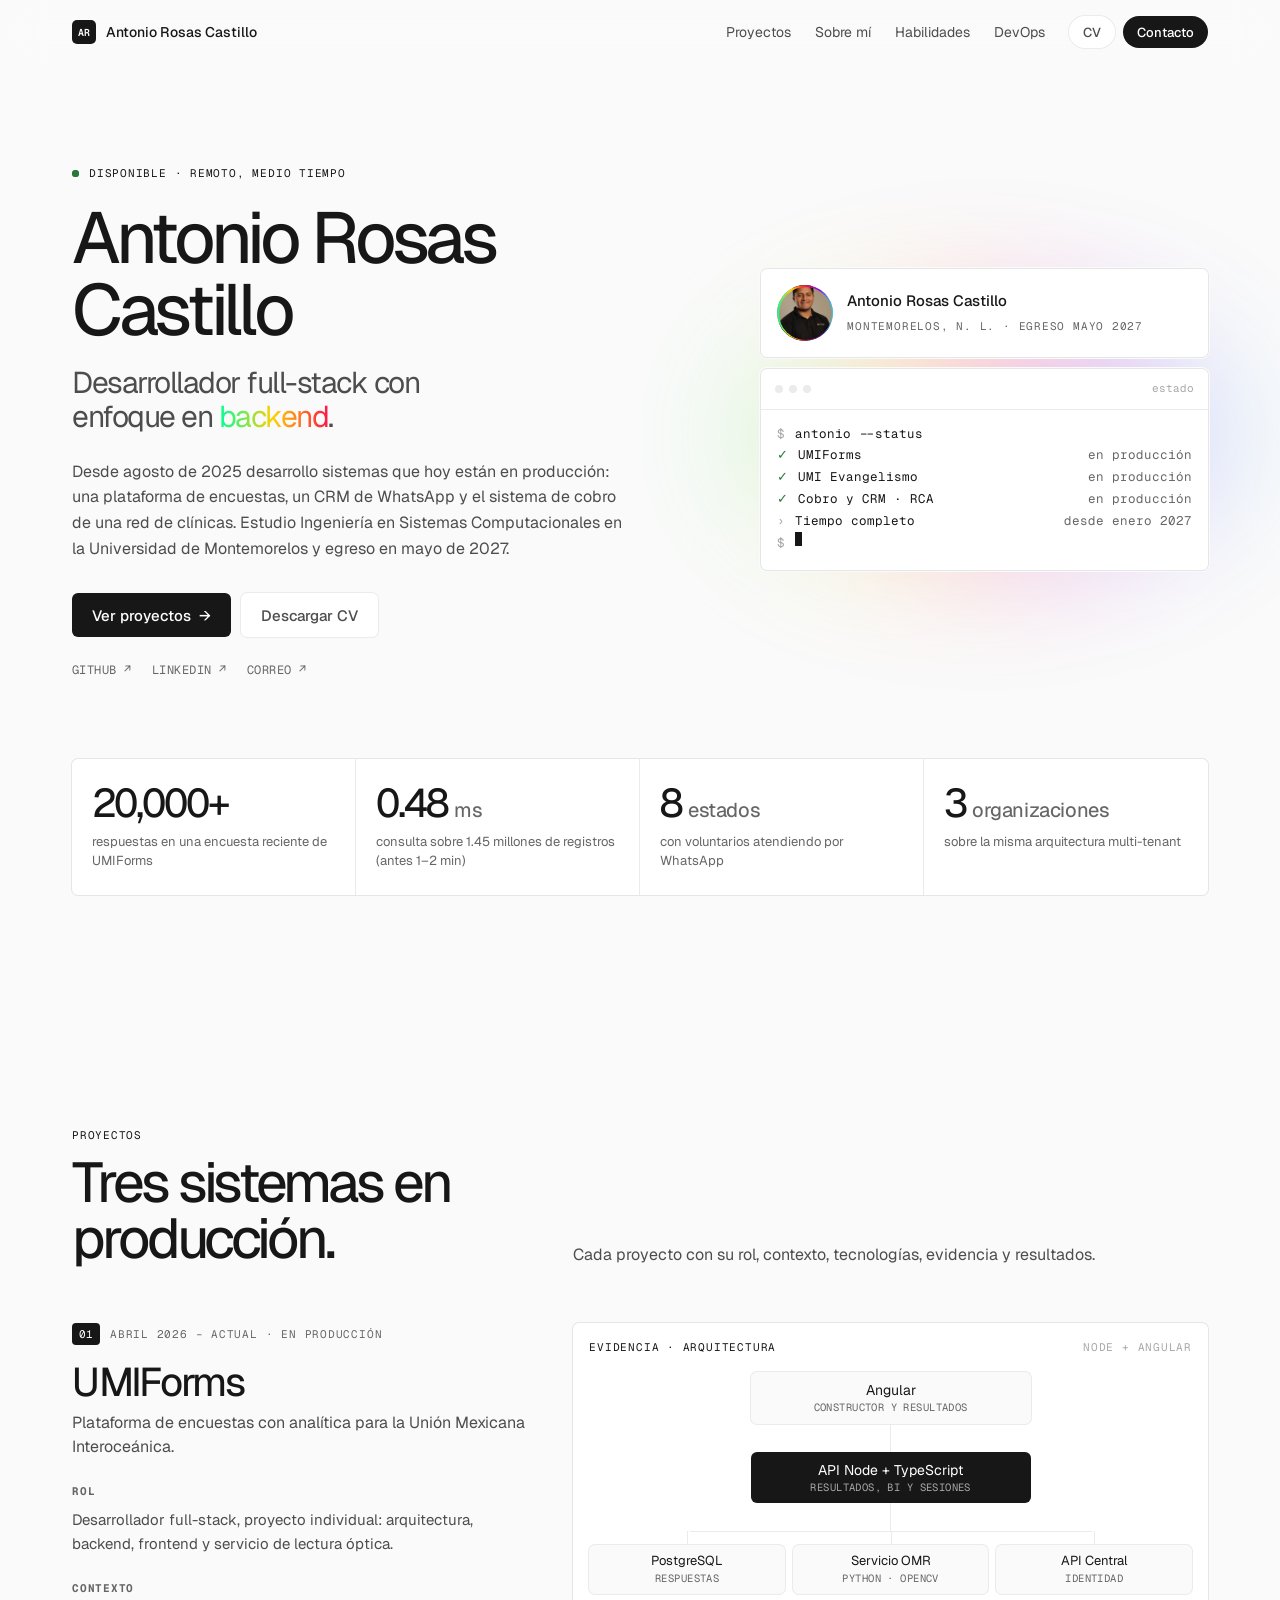
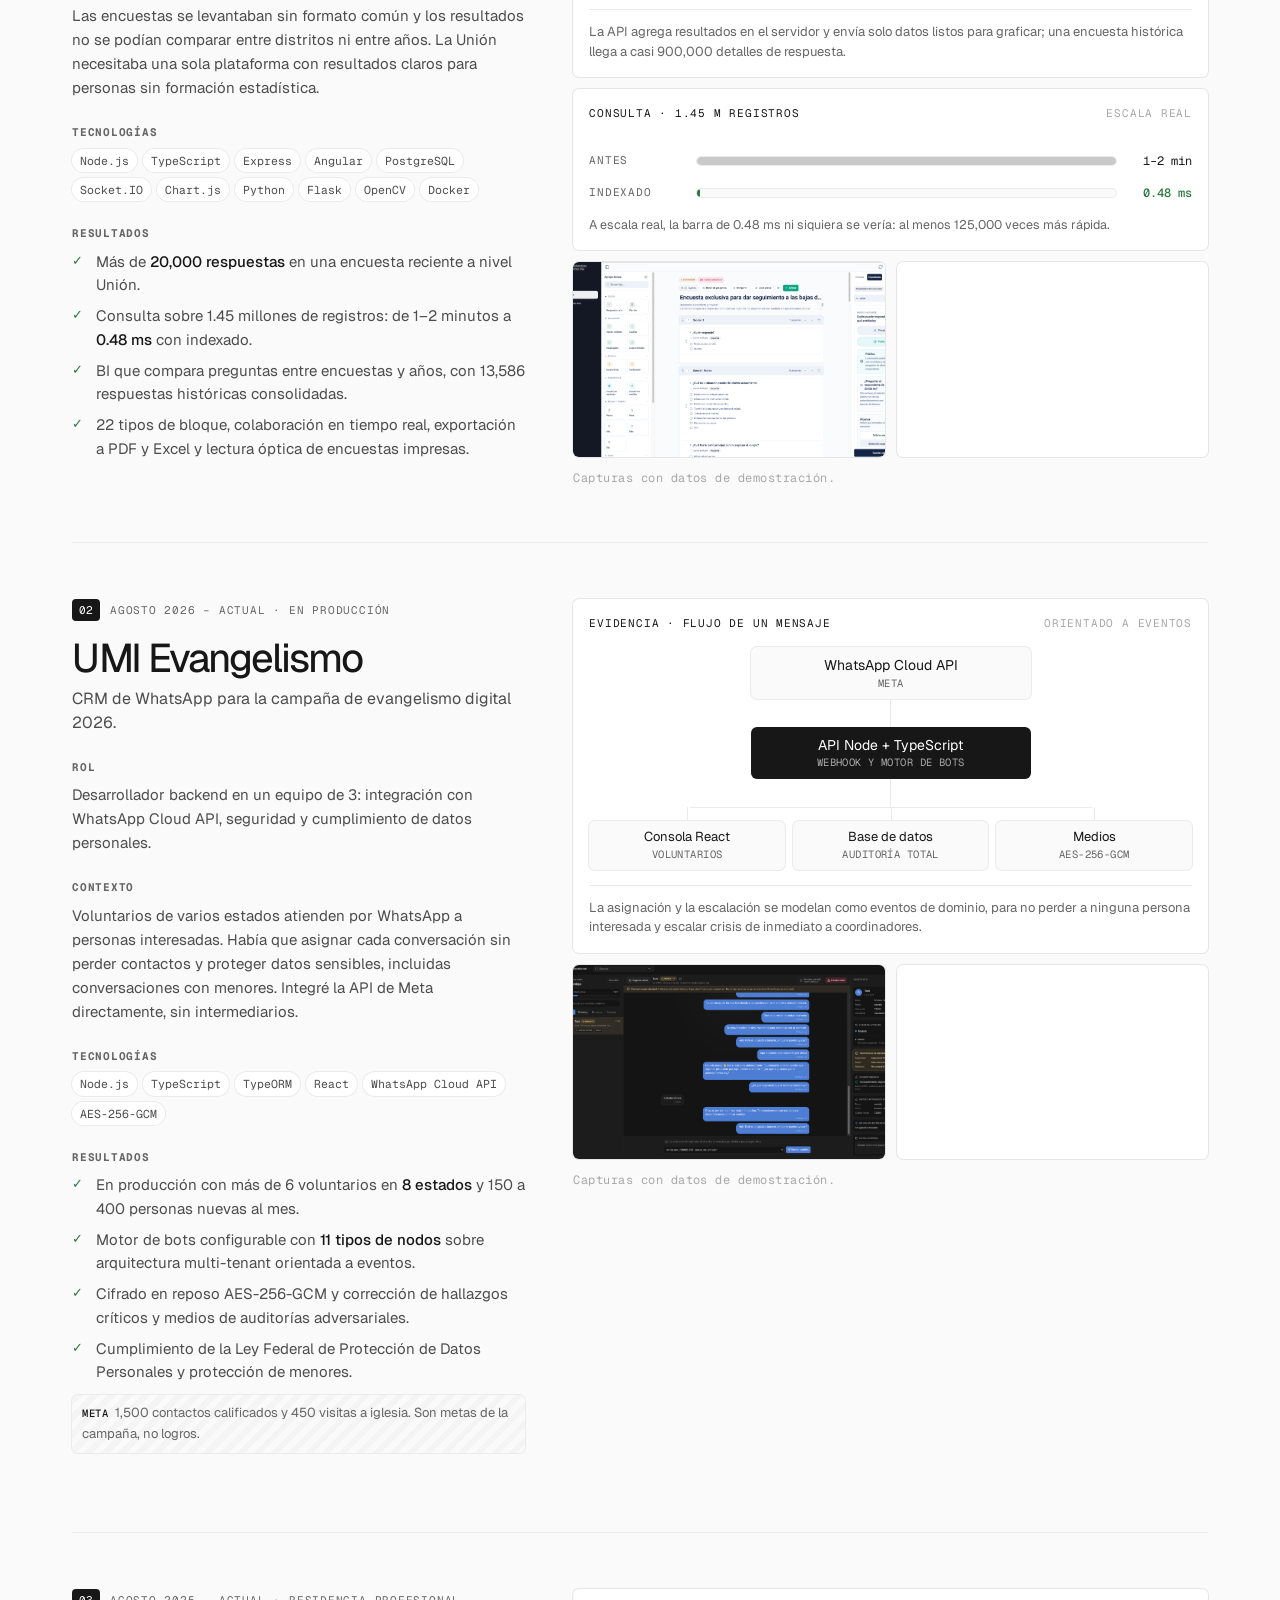
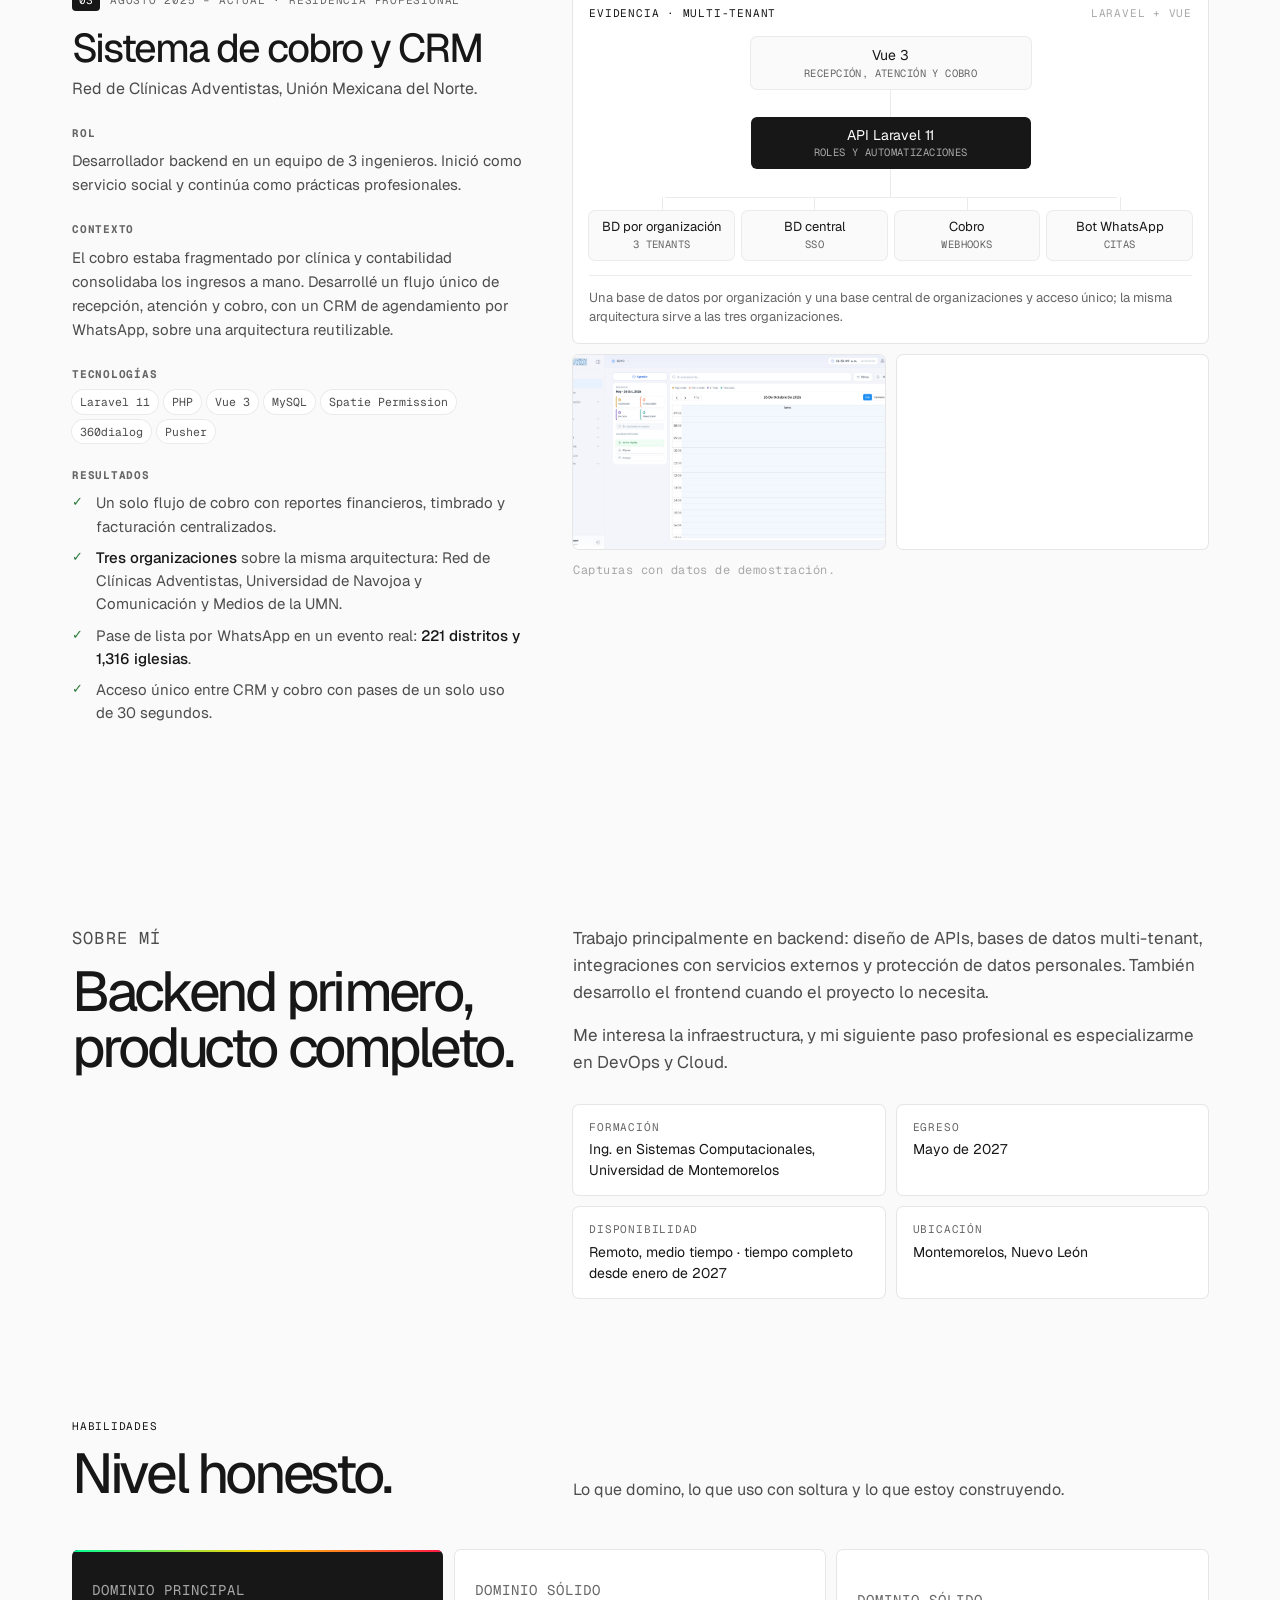
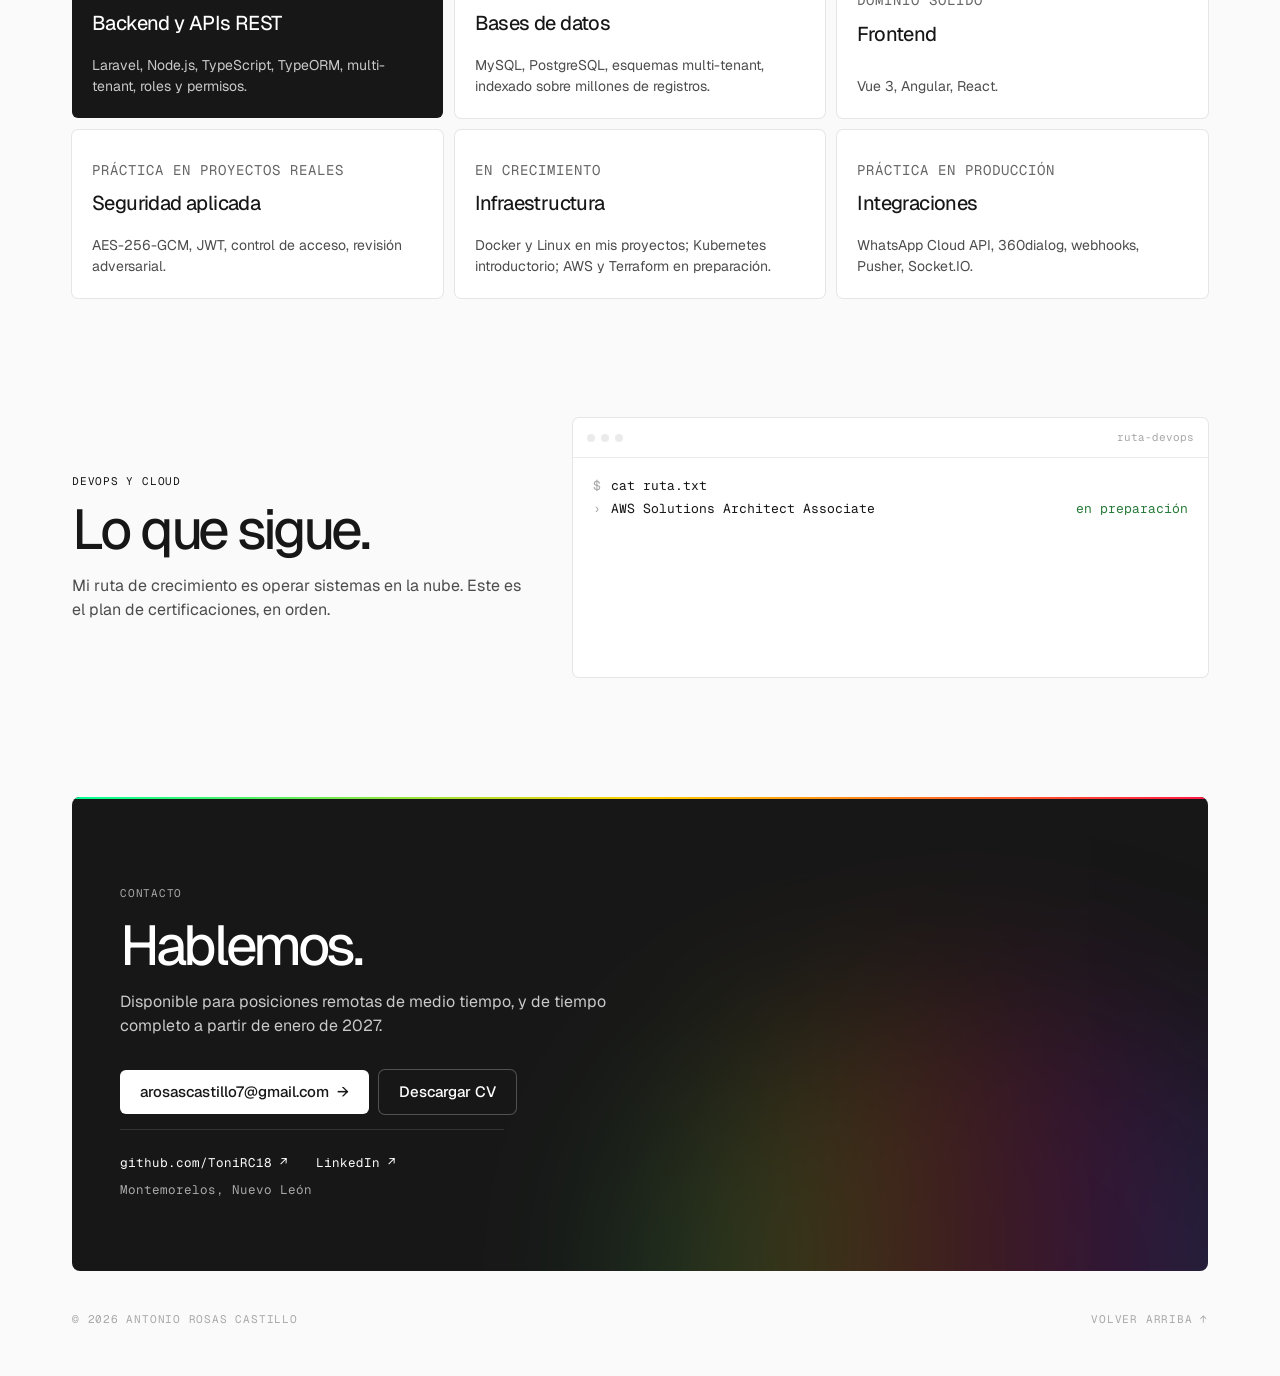
<file: index.html>
<!DOCTYPE html>
<html lang="es">
<head>
<meta charset="utf-8">
<meta name="viewport" content="width=device-width, initial-scale=1">
<title>Portafolio de Antonio Rosas Castillo</title>
<meta name="description" content="Antonio Rosas Castillo, desarrollador full-stack con enfoque en backend. Plataforma de encuestas, CRM de WhatsApp y sistema de cobro en producción.">
<meta name="theme-color" content="#fafafa">
<link rel="canonical" href="https://antoniorosascastillo.com/">
<meta property="og:title" content="Portafolio de Antonio Rosas Castillo">
<meta property="og:description" content="Desarrollador full-stack con enfoque en backend. Plataforma de encuestas, CRM de WhatsApp y sistema de cobro en producción.">
<meta property="og:type" content="website">
<meta property="og:image" content="https://antoniorosascastillo.com/img/og.png">
<meta property="og:locale" content="es_MX">
<meta name="twitter:card" content="summary_large_image">
<meta name="twitter:title" content="Portafolio de Antonio Rosas Castillo">
<meta name="twitter:description" content="Desarrollador full-stack con enfoque en backend. Plataforma de encuestas, CRM de WhatsApp y sistema de cobro en producción.">
<meta name="twitter:image" content="https://antoniorosascastillo.com/img/og.png">
<link rel="icon" href="favicon.svg" type="image/svg+xml">
<link rel="preconnect" href="https://fonts.googleapis.com">
<link rel="preconnect" href="https://fonts.gstatic.com" crossorigin>
<link href="https://fonts.googleapis.com/css2?family=Geist:wght@400..600&family=Geist+Mono:wght@400..600&display=swap" rel="stylesheet">
<script src="js/head.js"></script>
<link rel="stylesheet" href="css/styles.css">
</head>
<body>
<div class="page">
<a class="skip" href="#contenido">Saltar al contenido</a>

<header class="site-header" id="site-header">
  <div class="wrap header-inner">
    <a class="brand" href="#inicio"><span class="mark" aria-hidden="true">AR</span>Antonio Rosas Castillo</a>
    <nav class="nav" aria-label="Secciones">
      <a href="#proyectos">Proyectos</a>
      <a href="#sobre-mi">Sobre mí</a>
      <a href="#habilidades">Habilidades</a>
      <a href="#devops">DevOps</a>
      <span class="nav-cta">
        <a class="btn btn-ghost btn-pill" href="cv/Antonio_Rosas_CV.pdf" download="Antonio_Rosas_CV.pdf">CV</a>
        <a class="btn btn-dark btn-pill" href="#contacto">Contacto</a>
      </span>
    </nav>
  </div>
</header>

<main id="contenido">

<section class="hero" id="inicio">
  <div class="wrap hero-grid">
    <div>
      <p class="eyebrow in i1"><span class="live-dot" aria-hidden="true"></span>Disponible · remoto, medio tiempo</p>
      <h1><span class="w">Antonio</span> <span class="w">Rosas</span> <span class="w">Castillo</span></h1>
      <p class="hero-sub in i2">Desarrollador full-stack con enfoque en <span class="grad-text">backend</span>.</p>
      <p class="hero-text in i3">Desde agosto de 2025 desarrollo sistemas que hoy están en producción: una plataforma de encuestas, un CRM de WhatsApp y el sistema de cobro de una red de clínicas. Estudio Ingeniería en Sistemas Computacionales en la Universidad de Montemorelos y egreso en mayo de 2027.</p>
      <div class="hero-actions in i4">
        <a class="btn btn-dark btn-lg" href="#proyectos">Ver proyectos <span class="arr" aria-hidden="true">→</span></a>
        <a class="btn btn-ghost btn-lg" href="cv/Antonio_Rosas_CV.pdf" download="Antonio_Rosas_CV.pdf">Descargar CV</a>
      </div>
      <p class="hero-links in i5">
        <a href="https://github.com/ToniRC18" target="_blank" rel="noopener">GITHUB ↗</a>
        <a href="https://www.linkedin.com/in/antonio-rosas-castillo-01061a1ba" target="_blank" rel="noopener">LINKEDIN ↗</a>
        <a href="mailto:arosascastillo7@gmail.com">CORREO ↗</a>
      </p>
    </div>

    <div class="hero-side in i3">
      <div class="glow" aria-hidden="true"></div>
      <div class="card profile">
        <!-- FOTO DE PERFIL: guarda tu foto como img/foto.jpg (cuadrada, mínimo 400×400 px).
             js/main.js la detecta y reemplaza las iniciales automáticamente. -->
        <div class="avatar" data-src="img/foto.jpg" data-alt="Foto de Antonio Rosas Castillo"><span aria-hidden="true">AR</span></div>
        <div>
          <b>Antonio Rosas Castillo</b>
          <p class="eyebrow">Montemorelos, N. L. · Egreso mayo 2027</p>
        </div>
      </div>
      <div class="card cli">
        <div class="cli-bar"><span class="dots" aria-hidden="true"><i></i><i></i><i></i></span><span>estado</span></div>
        <div class="cli-body" data-type="">
          <p class="cli-line"><span class="p">$</span><span class="cmd">antonio --status</span></p>
          <p class="cli-line"><span class="ok">✓</span><span>UMIForms</span><span class="r">en producción</span></p>
          <p class="cli-line"><span class="ok">✓</span><span>UMI Evangelismo</span><span class="r">en producción</span></p>
          <p class="cli-line"><span class="ok">✓</span><span>Cobro y CRM · RCA</span><span class="r">en producción</span></p>
          <p class="cli-line"><span class="p">›</span><span>Tiempo completo</span><span class="r">desde enero 2027</span></p>
          <p class="cli-line"><span class="p">$</span><span class="caret" aria-hidden="true"></span></p>
        </div>
      </div>
    </div>
  </div>

  <div class="wrap mt-80">
    <div class="metrics reveal" aria-label="Cifras clave">
      <div class="metric"><p class="metric-v"><span class="count" data-to="20000">20,000</span>+</p><p class="metric-t">respuestas en una encuesta reciente de UMIForms</p></div>
      <div class="metric"><p class="metric-v"><span class="count" data-to="0.48" data-dec="2">0.48</span><small>ms</small></p><p class="metric-t">consulta sobre 1.45 millones de registros (antes 1–2 min)</p></div>
      <div class="metric"><p class="metric-v"><span class="count" data-to="8">8</span><small>estados</small></p><p class="metric-t">con voluntarios atendiendo por WhatsApp</p></div>
      <div class="metric"><p class="metric-v"><span class="count" data-to="3">3</span><small>organizaciones</small></p><p class="metric-t">sobre la misma arquitectura multi-tenant</p></div>
    </div>
  </div>
</section>

<section class="section" id="proyectos" aria-labelledby="proyectos-title">
  <div class="wrap">
    <div class="sec-head reveal">
      <div><p class="eyebrow">Proyectos</p><h2 class="h2" id="proyectos-title">Tres sistemas en producción.</h2></div>
      <p class="sec-lead">Cada proyecto con su rol, contexto, tecnologías, evidencia y resultados.</p>
    </div>

    <article class="project" id="umiforms" aria-labelledby="umiforms-title">
      <div class="reveal">
        <p class="p-top"><span class="p-num">01</span><span class="eyebrow muted">Abril 2026 – actual · En producción</span></p>
        <h3 class="p-title" id="umiforms-title">UMIForms</h3>
        <p class="p-sub">Plataforma de encuestas con analítica para la Unión Mexicana Interoceánica.</p>
        <div class="p-block"><h4 class="eyebrow">Rol</h4><p>Desarrollador full-stack, proyecto individual: arquitectura, backend, frontend y servicio de lectura óptica.</p></div>
        <div class="p-block"><h4 class="eyebrow">Contexto</h4><p>Las encuestas se levantaban sin formato común y los resultados no se podían comparar entre distritos ni entre años. La Unión necesitaba una sola plataforma con resultados claros para personas sin formación estadística.</p></div>
        <div class="p-block"><h4 class="eyebrow">Tecnologías</h4><ul class="tags"><li>Node.js</li><li>TypeScript</li><li>Express</li><li>Angular</li><li>PostgreSQL</li><li>Socket.IO</li><li>Chart.js</li><li>Python</li><li>Flask</li><li>OpenCV</li><li>Docker</li></ul></div>
        <div class="p-block"><h4 class="eyebrow">Resultados</h4>
          <ul class="results">
            <li><span>Más de <strong>20,000 respuestas</strong> en una encuesta reciente a nivel Unión.</span></li>
            <li><span>Consulta sobre 1.45 millones de registros: de 1–2 minutos a <strong>0.48 ms</strong> con indexado.</span></li>
            <li><span>BI que compara preguntas entre encuestas y años, con 13,586 respuestas históricas consolidadas.</span></li>
            <li><span>22 tipos de bloque, colaboración en tiempo real, exportación a PDF y Excel y lectura óptica de encuestas impresas.</span></li>
          </ul>
        </div>
        <div class="p-links">
          <a class="btn btn-ghost" href="#" data-link="umiforms.repo" hidden="hidden">Ver repositorio ↗</a>
          <a class="btn btn-ghost" href="#" data-link="umiforms.demo" hidden="hidden">Ver demo ↗</a>
        </div>
      </div>
      <div class="p-visual">
        <div class="card reveal">
          <div class="v-head"><span class="eyebrow">Evidencia · Arquitectura</span><span class="eyebrow">Node + Angular</span></div>
          <div class="flow" role="img" aria-label="Arquitectura de UMIForms: frontend en Angular, API en Node y TypeScript, y de ahí PostgreSQL, un servicio de lectura óptica en Python y la API Central.">
            <div class="node">Angular<small>Constructor y resultados</small></div>
            <div class="wire"></div>
            <div class="node dark">API Node + TypeScript<small>Resultados, BI y sesiones</small></div>
            <div class="wire w2"></div>
            <div class="targets">
              <div class="node pulse p2">PostgreSQL<small>Respuestas</small></div>
              <div class="node pulse p3">Servicio OMR<small>Python · OpenCV</small></div>
              <div class="node pulse p4">API Central<small>Identidad</small></div>
            </div>
          </div>
          <p class="v-note">La API agrega resultados en el servidor y envía solo datos listos para graficar; una encuesta histórica llega a casi 900,000 detalles de respuesta.</p>
        </div>
        <div class="card speed reveal">
          <div class="v-head"><span class="eyebrow">Consulta · 1.45 M registros</span><span class="eyebrow">Escala real</span></div>
          <div class="bar-row"><span class="eyebrow">Antes</span><div class="track"><div class="bar slow"></div></div><span class="bar-v">1–2 min</span></div>
          <div class="bar-row"><span class="eyebrow">Indexado</span><div class="track"><div class="bar fast"></div></div><span class="bar-v g">0.48 ms</span></div>
          <p class="speed-cap">A escala real, la barra de 0.48 ms ni siquiera se vería: al menos 125,000 veces más rápida.</p>
        </div>
        <div class="shots reveal">
          <figure class="shot" data-src="img/umiforms-1.png" data-alt="UMIForms, captura 1 con datos de demostración"><div class="shot-ph"><span>Captura 1</span></div></figure>
          <figure class="shot" data-src="img/umiforms-2.png" data-alt="UMIForms, captura 2 con datos de demostración"><div class="shot-ph"><span>Captura 2</span></div></figure>
        </div>
        <p class="shots-cap">Capturas con datos de demostración.</p>
      </div>
    </article>

    <article class="project" id="umievangelismo" aria-labelledby="umievangelismo-title">
      <div class="reveal">
        <p class="p-top"><span class="p-num">02</span><span class="eyebrow muted">Agosto 2026 – actual · En producción</span></p>
        <h3 class="p-title" id="umievangelismo-title">UMI Evangelismo</h3>
        <p class="p-sub">CRM de WhatsApp para la campaña de evangelismo digital 2026.</p>
        <div class="p-block"><h4 class="eyebrow">Rol</h4><p>Desarrollador backend en un equipo de 3: integración con WhatsApp Cloud API, seguridad y cumplimiento de datos personales.</p></div>
        <div class="p-block"><h4 class="eyebrow">Contexto</h4><p>Voluntarios de varios estados atienden por WhatsApp a personas interesadas. Había que asignar cada conversación sin perder contactos y proteger datos sensibles, incluidas conversaciones con menores. Integré la API de Meta directamente, sin intermediarios.</p></div>
        <div class="p-block"><h4 class="eyebrow">Tecnologías</h4><ul class="tags"><li>Node.js</li><li>TypeScript</li><li>TypeORM</li><li>React</li><li>WhatsApp Cloud API</li><li>AES-256-GCM</li></ul></div>
        <div class="p-block"><h4 class="eyebrow">Resultados</h4>
          <ul class="results">
            <li><span>En producción con más de 6 voluntarios en <strong>8 estados</strong> y 150 a 400 personas nuevas al mes.</span></li>
            <li><span>Motor de bots configurable con <strong>11 tipos de nodos</strong> sobre arquitectura multi-tenant orientada a eventos.</span></li>
            <li><span>Cifrado en reposo AES-256-GCM y corrección de hallazgos críticos y medios de auditorías adversariales.</span></li>
            <li><span>Cumplimiento de la Ley Federal de Protección de Datos Personales y protección de menores.</span></li>
          </ul>
          <p class="goal"><b>META</b>1,500 contactos calificados y 450 visitas a iglesia. Son metas de la campaña, no logros.</p>
        </div>
        <div class="p-links">
          <a class="btn btn-ghost" href="#" data-link="umievangelismo.repo" hidden="hidden">Ver repositorio ↗</a>
          <a class="btn btn-ghost" href="#" data-link="umievangelismo.demo" hidden="hidden">Ver demo ↗</a>
        </div>
      </div>
      <div class="p-visual">
        <div class="card reveal">
          <div class="v-head"><span class="eyebrow">Evidencia · Flujo de un mensaje</span><span class="eyebrow">Orientado a eventos</span></div>
          <div class="flow" role="img" aria-label="Flujo de UMI Evangelismo: los mensajes llegan de WhatsApp Cloud API a una API en Node y TypeScript con webhook y motor de bots, que alimenta la consola React, la base de datos con auditoría y los medios cifrados.">
            <div class="node">WhatsApp Cloud API<small>Meta</small></div>
            <div class="wire"></div>
            <div class="node dark">API Node + TypeScript<small>Webhook y motor de bots</small></div>
            <div class="wire w2"></div>
            <div class="targets">
              <div class="node pulse p2">Consola React<small>Voluntarios</small></div>
              <div class="node pulse p3">Base de datos<small>Auditoría total</small></div>
              <div class="node pulse p4">Medios<small>AES-256-GCM</small></div>
            </div>
          </div>
          <p class="v-note">La asignación y la escalación se modelan como eventos de dominio, para no perder a ninguna persona interesada y escalar crisis de inmediato a coordinadores.</p>
        </div>
        <div class="shots reveal">
          <figure class="shot" data-src="img/umievangelismo-1.png" data-alt="UMI Evangelismo, captura 1 con datos de demostración"><div class="shot-ph"><span>Captura 1</span></div></figure>
          <figure class="shot" data-src="img/umievangelismo-2.png" data-alt="UMI Evangelismo, captura 2 con datos de demostración"><div class="shot-ph"><span>Captura 2</span></div></figure>
        </div>
        <p class="shots-cap">Capturas con datos de demostración.</p>
      </div>
    </article>

    <article class="project" id="rca" aria-labelledby="rca-title">
      <div class="reveal">
        <p class="p-top"><span class="p-num">03</span><span class="eyebrow muted">Agosto 2025 – actual · Residencia profesional</span></p>
        <h3 class="p-title" id="rca-title">Sistema de cobro y CRM</h3>
        <p class="p-sub">Red de Clínicas Adventistas, Unión Mexicana del Norte.</p>
        <div class="p-block"><h4 class="eyebrow">Rol</h4><p>Desarrollador backend en un equipo de 3 ingenieros. Inició como servicio social y continúa como prácticas profesionales.</p></div>
        <div class="p-block"><h4 class="eyebrow">Contexto</h4><p>El cobro estaba fragmentado por clínica y contabilidad consolidaba los ingresos a mano. Desarrollé un flujo único de recepción, atención y cobro, con un CRM de agendamiento por WhatsApp, sobre una arquitectura reutilizable.</p></div>
        <div class="p-block"><h4 class="eyebrow">Tecnologías</h4><ul class="tags"><li>Laravel 11</li><li>PHP</li><li>Vue 3</li><li>MySQL</li><li>Spatie Permission</li><li>360dialog</li><li>Pusher</li></ul></div>
        <div class="p-block"><h4 class="eyebrow">Resultados</h4>
          <ul class="results">
            <li><span>Un solo flujo de cobro con reportes financieros, timbrado y facturación centralizados.</span></li>
            <li><span><strong>Tres organizaciones</strong> sobre la misma arquitectura: Red de Clínicas Adventistas, Universidad de Navojoa y Comunicación y Medios de la UMN.</span></li>
            <li><span>Pase de lista por WhatsApp en un evento real: <strong>221 distritos y 1,316 iglesias</strong>.</span></li>
            <li><span>Acceso único entre CRM y cobro con pases de un solo uso de 30 segundos.</span></li>
          </ul>
        </div>
        <div class="p-links">
          <a class="btn btn-ghost" href="#" data-link="rca.repo" hidden="hidden">Ver repositorio ↗</a>
          <a class="btn btn-ghost" href="#" data-link="rca.demo" hidden="hidden">Ver demo ↗</a>
        </div>
      </div>
      <div class="p-visual">
        <div class="card reveal">
          <div class="v-head"><span class="eyebrow">Evidencia · Multi-tenant</span><span class="eyebrow">Laravel + Vue</span></div>
          <div class="flow" role="img" aria-label="Arquitectura del sistema de cobro y CRM: frontend en Vue 3, API en Laravel 11, y de ahí una base de datos por organización, una base central con acceso único, el sistema de cobro por webhooks y un bot de WhatsApp.">
            <div class="node">Vue 3<small>Recepción, atención y cobro</small></div>
            <div class="wire"></div>
            <div class="node dark">API Laravel 11<small>Roles y automatizaciones</small></div>
            <div class="wire w2"></div>
            <div class="targets four">
              <div class="node pulse p2">BD por organización<small>3 tenants</small></div>
              <div class="node pulse p3">BD central<small>SSO</small></div>
              <div class="node pulse p4">Cobro<small>Webhooks</small></div>
              <div class="node pulse p5">Bot WhatsApp<small>Citas</small></div>
            </div>
          </div>
          <p class="v-note">Una base de datos por organización y una base central de organizaciones y acceso único; la misma arquitectura sirve a las tres organizaciones.</p>
        </div>
        <div class="shots reveal">
          <figure class="shot" data-src="img/rca-1.png" data-alt="Sistema de cobro y CRM, captura 1 con datos de demostración"><div class="shot-ph"><span>Captura 1</span></div></figure>
          <figure class="shot" data-src="img/rca-2.png" data-alt="Sistema de cobro y CRM, captura 2 con datos de demostración"><div class="shot-ph"><span>Captura 2</span></div></figure>
        </div>
        <p class="shots-cap">Capturas con datos de demostración.</p>
      </div>
    </article>
  </div>
</section>

<section class="section" id="sobre-mi" aria-labelledby="sobre-mi-title">
  <div class="wrap about">
    <div class="reveal"><p class="eyebrow mb-12">Sobre mí</p><h2 class="h2" id="sobre-mi-title">Backend primero, producto completo.</h2></div>
    <div class="reveal">
      <p>Trabajo principalmente en backend: diseño de APIs, bases de datos multi-tenant, integraciones con servicios externos y protección de datos personales. También desarrollo el frontend cuando el proyecto lo necesita.</p>
      <p>Me interesa la infraestructura, y mi siguiente paso profesional es especializarme en DevOps y Cloud.</p>
      <dl class="facts">
        <div class="card"><dt class="eyebrow muted">Formación</dt><dd>Ing. en Sistemas Computacionales, Universidad de Montemorelos</dd></div>
        <div class="card"><dt class="eyebrow muted">Egreso</dt><dd>Mayo de 2027</dd></div>
        <div class="card"><dt class="eyebrow muted">Disponibilidad</dt><dd>Remoto, medio tiempo · tiempo completo desde enero de 2027</dd></div>
        <div class="card"><dt class="eyebrow muted">Ubicación</dt><dd>Montemorelos, Nuevo León</dd></div>
      </dl>
    </div>
  </div>
</section>

<section class="section" id="habilidades" aria-labelledby="habilidades-title">
  <div class="wrap">
    <div class="sec-head reveal">
      <div><p class="eyebrow">Habilidades</p><h2 class="h2" id="habilidades-title">Nivel honesto.</h2></div>
      <p class="sec-lead">Lo que domino, lo que uso con soltura y lo que estoy construyendo.</p>
    </div>
    <div class="skills">
      <div class="card skill inverted reveal"><p class="eyebrow">Dominio principal</p><h3>Backend y APIs REST</h3><p>Laravel, Node.js, TypeScript, TypeORM, multi-tenant, roles y permisos.</p></div>
      <div class="card skill hover reveal"><p class="eyebrow">Dominio sólido</p><h3>Bases de datos</h3><p>MySQL, PostgreSQL, esquemas multi-tenant, indexado sobre millones de registros.</p></div>
      <div class="card skill hover reveal"><p class="eyebrow">Dominio sólido</p><h3>Frontend</h3><p>Vue 3, Angular, React.</p></div>
      <div class="card skill hover reveal"><p class="eyebrow">Práctica en proyectos reales</p><h3>Seguridad aplicada</h3><p>AES-256-GCM, JWT, control de acceso, revisión adversarial.</p></div>
      <div class="card skill hover reveal"><p class="eyebrow">En crecimiento</p><h3>Infraestructura</h3><p>Docker y Linux en mis proyectos; Kubernetes introductorio; AWS y Terraform en preparación.</p></div>
      <div class="card skill hover reveal"><p class="eyebrow">Práctica en producción</p><h3>Integraciones</h3><p>WhatsApp Cloud API, 360dialog, webhooks, Pusher, Socket.IO.</p></div>
    </div>
  </div>
</section>

<section class="section" id="devops" aria-labelledby="devops-title">
  <div class="wrap devops">
    <div class="reveal">
      <p class="eyebrow mb-12">DevOps y Cloud</p>
      <h2 class="h2" id="devops-title">Lo que sigue.</h2>
      <p class="sec-lead">Mi ruta de crecimiento es operar sistemas en la nube. Este es el plan de certificaciones, en orden.</p>
    </div>
    <div class="card cli big reveal">
      <div class="cli-bar"><span class="dots" aria-hidden="true"><i></i><i></i><i></i></span><span>ruta-devops</span></div>
      <div class="cli-body" data-type="">
        <p class="cli-line"><span class="p">$</span><span class="cmd">cat ruta.txt</span></p>
        <p class="cli-line"><span class="p">›</span><span>AWS Solutions Architect Associate</span><span class="r g">en preparación</span></p>
        <p class="cli-line"><span class="p"> </span><span>Terraform Associate</span><span class="r">siguiente</span></p>
        <p class="cli-line"><span class="p"> </span><span>Certified Kubernetes Administrator</span><span class="r">después</span></p>
        <p class="cli-line"><span class="p">$</span><span class="cmd">cat en-uso.txt</span></p>
        <p class="cli-line"><span class="ok">✓</span><span>Docker y Linux</span><span class="r">en mis proyectos</span></p>
        <p class="cli-line"><span class="ok">✓</span><span>Kubernetes</span><span class="r">introductorio</span></p>
        <p class="cli-line"><span class="p">$</span><span class="caret" aria-hidden="true"></span></p>
      </div>
    </div>
  </div>
</section>

<div class="wrap" id="contacto">
  <section class="contact reveal" aria-labelledby="contacto-title">
    <p class="eyebrow">Contacto</p>
    <h2 class="h2" id="contacto-title">Hablemos.</h2>
    <p>Disponible para posiciones remotas de medio tiempo, y de tiempo completo a partir de enero de 2027.</p>
    <div class="contact-actions">
      <a class="btn btn-light btn-lg" href="mailto:arosascastillo7@gmail.com">arosascastillo7@gmail.com <span class="arr" aria-hidden="true">→</span></a>
      <a class="btn btn-outline btn-lg" href="cv/Antonio_Rosas_CV.pdf" download="Antonio_Rosas_CV.pdf">Descargar CV</a>
    </div>
    <p class="contact-list">
      <a href="https://github.com/ToniRC18" target="_blank" rel="noopener">github.com/ToniRC18 ↗</a>
      <a href="https://www.linkedin.com/in/antonio-rosas-castillo-01061a1ba" target="_blank" rel="noopener">LinkedIn ↗</a>
      <span>Montemorelos, Nuevo León</span>
    </p>
  </section>
</div>
</main>

<footer class="site-footer">
  <div class="wrap footer-inner">
    <span>© 2026 Antonio Rosas Castillo</span>
    <a href="#inicio">Volver arriba ↑</a>
  </div>
</footer>
</div>
<script src="js/main.js" defer></script>
</body>
</html>
</file>
<file: css/styles.css>
/* Portafolio · Antonio Rosas Castillo — v4
   Monocromo sobre papel, Geist + Geist Mono, bordes finos, color solo como acento. */

:root {
  --paper: #fafafa;
  --white: #ffffff;
  --hair: #ebebeb;
  --ash: #c9c9c9;
  --smoke: #a8a8a8;
  --stone: #666666;
  --charcoal: #4d4d4d;
  --ink: #171717;
  --green: #297a3a;
  --spectrum: linear-gradient(90deg, #00ff95 0%, #ffd000 25%, #ff1744 50%, #9500ff 75%, #00e5ff 100%);
  --ring: 0 0 0 1px rgba(0, 0, 0, .08), 0 0 0 2px #fafafa;
  --ring-hover: 0 0 0 1px rgba(0, 0, 0, .18), 0 0 0 2px #fafafa;
  --r: 6px;
  --max: 1200px;
  --pad: 32px;
  --sans: "Geist", ui-sans-serif, system-ui, -apple-system, "Segoe UI", Roboto, sans-serif;
  --mono: "Geist Mono", ui-monospace, "SFMono-Regular", Menlo, Consolas, monospace;
  --ease: cubic-bezier(.22, 1, .36, 1);
}

*, *::before, *::after { box-sizing: border-box; }
html { -webkit-text-size-adjust: 100%; scroll-behavior: smooth; scroll-padding-top: 80px; }
body { margin: 0; background: var(--paper); color: var(--ink); font-family: var(--sans); font-size: 16px; line-height: 1.5; -webkit-font-smoothing: antialiased; }
.page { background: var(--paper); color: var(--ink); font-family: var(--sans); font-size: 16px; line-height: 1.5; overflow-x: hidden; }
:where(.page) :where(p, h1, h2, h3, h4, figure, dl, dd, ul, ol) { margin: 0; padding: 0; }
:where(.page) :where(ul, ol) { list-style: none; }
:where(.page) img { display: block; max-width: 100%; }
[hidden] { display: none !important; }
a { color: inherit; text-decoration: none; }
:focus-visible { outline: 2px solid var(--ink); outline-offset: 3px; border-radius: 4px; }
::selection { background: var(--ink); color: var(--white); }

.wrap { max-width: var(--max); margin: 0 auto; padding: 0 var(--pad); }
.skip { position: absolute; left: 16px; top: -48px; z-index: 60; background: var(--ink); color: var(--white); padding: 8px 14px; border-radius: var(--r); font-size: 14px; }
.skip:focus { top: 12px; }

.eyebrow { font-family: var(--mono); font-size: 11px; line-height: 1.5; letter-spacing: .071em; text-transform: uppercase; color: var(--ink); }
.eyebrow.muted { color: var(--stone); }
.mono { font-family: var(--mono); }
.link { text-decoration: underline; text-decoration-color: var(--ash); text-underline-offset: 3px; transition: text-decoration-color .2s ease; }
.link:hover { text-decoration-color: var(--ink); }

/* ---------- Header ---------- */
.site-header { position: sticky; top: 0; z-index: 50; background: rgba(250, 250, 250, .82); -webkit-backdrop-filter: blur(20px); backdrop-filter: blur(20px); box-shadow: 0 1px 0 transparent; transition: box-shadow .25s ease; }
.site-header.is-scrolled { box-shadow: 0 1px 0 var(--hair); }
.header-inner { display: flex; align-items: center; justify-content: space-between; gap: 12px 24px; min-height: 64px; flex-wrap: wrap; }
.brand { display: inline-flex; align-items: center; gap: 10px; font-size: 14px; font-weight: 500; }
.mark { display: inline-grid; place-items: center; width: 24px; height: 24px; border-radius: 5px; background: var(--ink); color: var(--white); font-family: var(--mono); font-size: 10px; font-weight: 600; letter-spacing: .02em; }
.nav { display: flex; align-items: center; gap: 24px; font-size: 14px; }
.nav > a:not(.btn) { color: var(--charcoal); transition: color .2s ease; }
.nav > a:not(.btn):hover { color: var(--ink); }
.nav-cta { display: flex; gap: 8px; }

/* ---------- Botones ---------- */
.btn { display: inline-flex; align-items: center; justify-content: center; gap: 8px; min-height: 40px; padding: 0 16px; border-radius: var(--r); font-size: 14px; font-weight: 500; line-height: 1; white-space: nowrap; transition: background-color .2s ease, box-shadow .2s ease, transform .2s var(--ease); }
.btn:active { transform: translateY(1px); }
.btn-dark { background: var(--ink); color: var(--white); }
.btn-dark:hover { background: #383838; }
.btn-ghost { background: var(--white); color: var(--charcoal); box-shadow: 0 0 0 1px var(--hair); }
.btn-ghost:hover { color: var(--ink); box-shadow: 0 0 0 1px var(--ash); }
.btn-pill { border-radius: 999px; min-height: 32px; padding: 0 14px; font-size: 13px; }
.btn-lg { min-height: 44px; padding: 0 20px; font-size: 15px; }
.btn .arr { transition: transform .25s var(--ease); }
.btn:hover .arr { transform: translateX(3px); }

/* ---------- Hero ---------- */
.hero { position: relative; padding: 96px 0 112px; }
.hero-grid { display: grid; grid-template-columns: minmax(0, 7fr) minmax(0, 5fr); gap: 64px; align-items: center; }
.hero .eyebrow { margin-bottom: 20px; display: inline-flex; align-items: center; gap: 10px; }
.live-dot { width: 7px; height: 7px; border-radius: 50%; background: var(--green); position: relative; }
.live-dot::after { content: ""; position: absolute; inset: 0; border-radius: 50%; background: var(--green); animation: ping 2.2s var(--ease) infinite; }
@keyframes ping { 0% { transform: scale(1); opacity: .6; } 80%, 100% { transform: scale(2.8); opacity: 0; } }
.hero h1 { font-size: clamp(44px, 6vw, 72px); line-height: 1; font-weight: 450; letter-spacing: -0.06em; }
.hero h1 .w { display: inline-block; opacity: 0; transform: translateY(.35em); filter: blur(6px); animation: word-in .9s var(--ease) forwards; }
.hero h1 .w:nth-child(2) { animation-delay: .08s; }
.hero h1 .w:nth-child(3) { animation-delay: .16s; }
@keyframes word-in { to { opacity: 1; transform: none; filter: blur(0); } }
.hero-sub { margin-top: 20px !important; font-size: clamp(22px, 2.4vw, 30px); line-height: 1.15; letter-spacing: -0.05em; font-weight: 400; color: var(--charcoal); max-width: 22ch; }
.grad-text { background: var(--spectrum); background-size: 200% 100%; -webkit-background-clip: text; background-clip: text; color: transparent; animation: slide 8s linear infinite; }
@keyframes slide { to { background-position: 200% 0; } }
.hero-text { margin-top: 24px !important; max-width: 560px; color: var(--charcoal); font-size: 16px; line-height: 1.6; }
.hero-actions { display: flex; flex-wrap: wrap; gap: 10px; margin-top: 32px; }
.hero-links { display: flex; flex-wrap: wrap; gap: 6px 20px; margin-top: 24px; }
.hero-links a { font-family: var(--mono); font-size: 12px; letter-spacing: .04em; color: var(--stone); transition: color .2s ease; }
.hero-links a:hover { color: var(--ink); }
.in { opacity: 0; transform: translateY(12px); animation: in .8s var(--ease) forwards; }
.in.i1 { animation-delay: .25s; } .in.i2 { animation-delay: .35s; } .in.i3 { animation-delay: .45s; } .in.i4 { animation-delay: .55s; } .in.i5 { animation-delay: .65s; }
@keyframes in { to { opacity: 1; transform: none; } }

.hero-side { position: relative; display: grid; gap: 12px; }
.glow { position: absolute; inset: 10% -6% 0; z-index: 0; pointer-events: none; border-radius: 50%; background: var(--spectrum); filter: blur(64px); opacity: .22; animation: glow 14s ease-in-out infinite alternate; }
@keyframes glow { 0% { transform: translate3d(-4%, 0, 0) rotate(0deg) scale(1); } 100% { transform: translate3d(4%, -3%, 0) rotate(8deg) scale(1.08); } }
.hero-side > *:not(.glow) { position: relative; z-index: 1; }

.card { background: var(--white); border-radius: var(--r); box-shadow: var(--ring); padding: 16px; }
.card.hover { transition: box-shadow .25s ease, transform .35s var(--ease); }
.card.hover:hover { box-shadow: var(--ring-hover); transform: translateY(-2px); }

.profile { display: flex; align-items: center; gap: 14px; }
.avatar { position: relative; width: 56px; height: 56px; flex: none; border-radius: 50%; overflow: hidden; background: var(--hair); display: grid; place-items: center; }
.avatar::before { content: ""; position: absolute; inset: 0; border-radius: 50%; padding: 1.5px; background: var(--spectrum); -webkit-mask: linear-gradient(#000 0 0) content-box, linear-gradient(#000 0 0); -webkit-mask-composite: xor; mask-composite: exclude; z-index: 2; }
.avatar span { font-family: var(--mono); font-size: 15px; font-weight: 500; color: var(--stone); }
.avatar img { position: absolute; inset: 0; width: 100%; height: 100%; object-fit: cover; }
.profile b { display: block; font-size: 15px; font-weight: 500; }
.profile .eyebrow { margin: 2px 0 0; color: var(--stone); }

/* Terminal */
.cli { font-family: var(--mono); font-size: 12.5px; line-height: 1.75; padding: 0; overflow: hidden; }
.cli-bar { display: flex; align-items: center; justify-content: space-between; gap: 12px; padding: 10px 14px; box-shadow: 0 1px 0 var(--hair); }
.cli-bar .dots { display: inline-flex; gap: 6px; }
.cli-bar .dots i { width: 8px; height: 8px; border-radius: 50%; background: var(--hair); }
.cli-bar span:last-child { font-size: 11px; color: var(--smoke); }
.cli-body { padding: 14px 16px 16px; color: var(--ink); }
.cli-line { display: flex; gap: 10px; white-space: pre-wrap; }
.cli-line .p { color: var(--smoke); flex: none; }
.cli-line .ok { color: var(--green); flex: none; }
.cli-line .r { margin-left: auto; color: var(--stone); padding-left: 12px; text-align: right; }
.cli-line .g { color: var(--green); }
.caret { display: inline-block; width: 7px; height: 14px; background: var(--ink); vertical-align: -2px; animation: blink 1s steps(1) infinite; }
@keyframes blink { 50% { opacity: 0; } }

/* ---------- Cifras ---------- */
.metrics { display: grid; grid-template-columns: repeat(4, minmax(0, 1fr)); gap: 0; border-radius: var(--r); background: var(--white); box-shadow: var(--ring); }
.metric { padding: 24px 20px; position: relative; }
.metric + .metric { box-shadow: -1px 0 0 var(--hair); }
.metric-v { font-size: clamp(30px, 3.4vw, 40px); line-height: 1; font-weight: 450; letter-spacing: -0.05em; font-variant-numeric: tabular-nums; }
.metric-v small { font-size: .5em; letter-spacing: -0.02em; color: var(--stone); margin-left: 6px; }
.metric-t { margin-top: 10px !important; font-size: 13px; color: var(--stone); line-height: 1.45; }

/* ---------- Secciones ---------- */
.section { padding: 120px 0 0; }
.sec-head { display: grid; grid-template-columns: minmax(0, 5fr) minmax(0, 7fr); gap: 48px; align-items: end; margin-bottom: 48px; }
.sec-head .eyebrow { margin-bottom: 12px; }
.h2 { font-size: clamp(36px, 4.6vw, 56px); line-height: 1; font-weight: 450; letter-spacing: -0.06em; }
.sec-lead { color: var(--charcoal); max-width: 52ch; }

/* ---------- Sobre mí ---------- */
.about { display: grid; grid-template-columns: minmax(0, 5fr) minmax(0, 7fr); gap: 48px; }
.about p { color: var(--charcoal); font-size: 17px; line-height: 1.6; }
.about p + p { margin-top: 16px !important; }
.facts { display: grid; grid-template-columns: repeat(2, minmax(0, 1fr)); gap: 12px; margin-top: 28px; }
.facts .card { padding: 14px 16px; }
.facts dt { margin-bottom: 4px; }
.facts dd { font-size: 14px; }

/* ---------- Proyectos ---------- */
.project { display: grid; grid-template-columns: minmax(0, 5fr) minmax(0, 7fr); gap: 48px; padding: 56px 0; box-shadow: 0 -1px 0 var(--hair); scroll-margin-top: 72px; }
.project:first-of-type { box-shadow: none; padding-top: 8px; }
.p-top { display: flex; align-items: center; gap: 10px; flex-wrap: wrap; }
.p-num { display: inline-grid; place-items: center; min-width: 28px; height: 22px; padding: 0 6px; border-radius: 4px; background: var(--ink); color: var(--white); font-family: var(--mono); font-size: 11px; }
.p-title { margin-top: 16px !important; font-size: clamp(30px, 3.4vw, 40px); line-height: 1.05; font-weight: 450; letter-spacing: -0.05em; }
.p-sub { margin-top: 8px !important; color: var(--charcoal); }
.p-block { margin-top: 24px; }
.p-block .eyebrow { margin-bottom: 8px; color: var(--stone); }
.p-block p { color: var(--charcoal); font-size: 15px; line-height: 1.6; }
.tags { display: flex; flex-wrap: wrap; gap: 6px; }
.tags li { font-family: var(--mono); font-size: 11.5px; padding: 3px 8px; border-radius: 999px; background: var(--white); box-shadow: 0 0 0 1px var(--hair); color: var(--charcoal); }
.results li { display: grid; grid-template-columns: 18px minmax(0, 1fr); gap: 6px; font-size: 15px; line-height: 1.55; color: var(--charcoal); }
.results li + li { margin-top: 8px; }
.results li::before { content: "✓"; font-family: var(--mono); color: var(--green); font-size: 13px; padding-top: 1px; }
.results strong { color: var(--ink); font-weight: 500; }
.goal { margin-top: 12px !important; font-size: 13px !important; color: var(--stone) !important; padding: 8px 10px; border-radius: var(--r); box-shadow: 0 0 0 1px var(--hair); background: repeating-linear-gradient(-45deg, transparent 0 6px, rgba(0, 0, 0, .025) 6px 12px); }
.goal b { font-family: var(--mono); font-size: 10.5px; letter-spacing: .071em; font-weight: 500; color: var(--ink); margin-right: 6px; }
.p-links { display: flex; flex-wrap: wrap; gap: 8px; margin-top: 24px; }

.p-visual { display: grid; gap: 12px; align-content: start; }
.v-head { display: flex; justify-content: space-between; align-items: center; gap: 12px; margin-bottom: 16px; }
.v-head .eyebrow:last-child { color: var(--smoke); }

/* Diagrama vertical con flujo animado */
.flow { display: grid; justify-items: center; }
.node { position: relative; width: 100%; max-width: 280px; text-align: center; padding: 9px 12px; border-radius: var(--r); background: var(--paper); box-shadow: 0 0 0 1px var(--hair); font-size: 14px; line-height: 1.3; }
.node small { display: block; font-family: var(--mono); font-size: 10.5px; letter-spacing: .04em; color: var(--stone); margin-top: 2px; text-transform: uppercase; }
.node.dark { background: var(--ink); color: var(--white); box-shadow: none; }
.node.dark small { color: var(--smoke); }
.wire { position: relative; width: 1px; height: 28px; background: var(--hair); overflow: hidden; }
.wire::after { content: ""; position: absolute; left: -1px; top: -12px; width: 3px; height: 12px; border-radius: 2px; background: linear-gradient(180deg, transparent, var(--ink)); animation: drop 2.4s linear infinite; }
.wire.w2::after { animation-delay: .6s; }
@keyframes drop { 0% { transform: translateY(0); } 40%, 100% { transform: translateY(44px); } }
.targets { width: 100%; display: grid; grid-template-columns: repeat(3, minmax(0, 1fr)); gap: 8px; position: relative; padding-top: 14px; }
.targets::before { content: ""; position: absolute; top: 0; left: 16.66%; right: 16.66%; height: 1px; background: var(--hair); }
.targets.four { grid-template-columns: repeat(4, minmax(0, 1fr)); }
.targets.four::before { left: 12.5%; right: 12.5%; }
.targets .node { max-width: none; font-size: 13px; padding: 8px 8px; }
.targets .node::before { content: ""; position: absolute; left: 50%; top: -14px; width: 1px; height: 14px; background: var(--hair); }
.node.pulse::after { content: ""; position: absolute; inset: -1px; border-radius: inherit; box-shadow: 0 0 0 1px var(--ink); opacity: 0; animation: pulse 2.4s ease-in-out infinite; animation-delay: inherit; }
.p2 { animation-delay: 1.2s; } .p3 { animation-delay: 1.5s; } .p4 { animation-delay: 1.8s; } .p5 { animation-delay: 2.1s; }
@keyframes pulse { 0%, 100% { opacity: 0; } 12%, 30% { opacity: 1; } 50% { opacity: 0; } }
.v-note { margin-top: 16px !important; padding-top: 12px; box-shadow: 0 -1px 0 var(--hair); font-size: 13px; color: var(--stone); line-height: 1.5; }

/* Comparativa de velocidad */
.speed { display: grid; gap: 14px; }
.bar-row { display: grid; grid-template-columns: 96px minmax(0, 1fr) 64px; gap: 12px; align-items: center; }
.bar-row .eyebrow { color: var(--stone); }
.track { height: 8px; border-radius: 4px; background: var(--paper); box-shadow: 0 0 0 1px var(--hair); overflow: hidden; }
.bar { height: 100%; border-radius: 4px; transform-origin: left; }
.bar.slow { width: 100%; background: var(--ash); }
.bar.fast { width: 3px; background: var(--green); }
.bar-v { font-family: var(--mono); font-size: 12px; text-align: right; }
.bar-v.g { color: var(--green); font-weight: 500; }
.speed-cap { font-size: 12.5px; color: var(--stone); }

/* Capturas */
.shots { display: grid; grid-template-columns: repeat(2, minmax(0, 1fr)); gap: 12px; }
.shot { position: relative; aspect-ratio: 16 / 10; border-radius: var(--r); overflow: hidden; background: var(--white); box-shadow: var(--ring); }
.shot-ph { position: absolute; inset: 0; display: grid; place-items: center; background: repeating-linear-gradient(-45deg, var(--white) 0 8px, #f6f6f6 8px 16px); }
.shot-ph span { font-family: var(--mono); font-size: 11px; letter-spacing: .071em; text-transform: uppercase; color: var(--smoke); background: var(--white); padding: 4px 8px; border-radius: 4px; box-shadow: 0 0 0 1px var(--hair); }
.shot img { width: 100%; height: 100%; object-fit: cover; object-position: top; transition: transform .6s var(--ease); }
.shot.has-img:hover img { transform: scale(1.03); }
.shot.has-img .shot-ph { display: none; }
.shot-open { all: unset; position: absolute; inset: 0; cursor: zoom-in; }
.shot-open:focus-visible { outline: 2px solid var(--ink); outline-offset: -3px; }
.shots-cap { font-size: 12px !important; color: var(--smoke) !important; font-family: var(--mono); letter-spacing: .04em; }

/* ---------- Habilidades ---------- */
.skills { display: grid; grid-template-columns: repeat(3, minmax(0, 1fr)); gap: 12px; }
.skill { padding: 20px; display: flex; flex-direction: column; gap: 10px; min-height: 168px; }
.skill h3 { font-size: 20px; font-weight: 450; letter-spacing: -0.03em; line-height: 1.2; }
.skill p { font-size: 14px; color: var(--charcoal); line-height: 1.55; margin-top: auto !important; }
.skill .eyebrow { color: var(--stone); }
.skill.inverted { background: var(--ink); color: var(--white); box-shadow: none; position: relative; overflow: hidden; }
.skill.inverted::before { content: ""; position: absolute; left: 0; right: 0; top: 0; height: 2px; background: var(--spectrum); background-size: 200% 100%; animation: slide 6s linear infinite; }
.skill.inverted p { color: var(--ash); }
.skill.inverted .eyebrow { color: var(--smoke); }
.skill.wide { grid-column: span 1; }

/* ---------- DevOps ---------- */
.devops { display: grid; grid-template-columns: minmax(0, 5fr) minmax(0, 7fr); gap: 48px; align-items: center; }
.devops .sec-lead { margin-top: 16px !important; }
.cli.big { font-size: 13px; }
.cli.big .cli-body { padding: 18px 20px 20px; min-height: 210px; }

/* ---------- Contacto ---------- */
.contact { position: relative; margin: 120px 0 0; padding: 72px 48px; border-radius: 8px; background: var(--ink); color: var(--white); overflow: hidden; }
.contact::before { content: ""; position: absolute; left: 0; right: 0; top: 0; height: 2px; background: var(--spectrum); background-size: 200% 100%; animation: slide 8s linear infinite; }
.contact::after { content: ""; position: absolute; right: -10%; bottom: -60%; width: 60%; height: 120%; border-radius: 50%; background: var(--spectrum); filter: blur(90px); opacity: .18; pointer-events: none; }
.contact > * { position: relative; z-index: 1; }
.contact .eyebrow { color: var(--smoke); margin-bottom: 16px; }
.contact .h2 { color: var(--white); }
.contact p { color: var(--ash); margin-top: 16px !important; max-width: 48ch; }
.contact-actions { display: flex; flex-wrap: wrap; gap: 10px; margin-top: 32px; }
.contact .btn-light { background: var(--white); color: var(--ink); }
.contact .btn-light:hover { background: #e8e8e8; }
.contact .btn-outline { color: var(--white); box-shadow: 0 0 0 1px rgba(255, 255, 255, .25); }
.contact .btn-outline:hover { box-shadow: 0 0 0 1px rgba(255, 255, 255, .6); }
.contact-list { display: flex; flex-wrap: wrap; gap: 8px 28px; margin-top: 40px; padding-top: 24px; box-shadow: 0 -1px 0 rgba(255, 255, 255, .12); font-family: var(--mono); font-size: 12.5px; }
.contact-list a { color: var(--white); transition: opacity .2s ease; }
.contact-list a:hover { opacity: .7; }
.contact-list span { color: var(--smoke); }
.contact :focus-visible { outline-color: var(--white); }

.site-footer { padding: 40px 0 48px; }
.footer-inner { display: flex; flex-wrap: wrap; justify-content: space-between; gap: 8px 24px; font-family: var(--mono); font-size: 11px; letter-spacing: .071em; text-transform: uppercase; color: var(--smoke); }
.footer-inner a:hover { color: var(--ink); }

/* Lightbox */
.lightbox { border: 0; padding: 0; background: transparent; max-width: min(1100px, 94vw); width: 100%; }
.lightbox::backdrop { background: rgba(23, 23, 23, .8); -webkit-backdrop-filter: blur(4px); backdrop-filter: blur(4px); }
.lightbox[open] { animation: in .35s var(--ease); }
.lightbox img { width: 100%; height: auto; max-height: 84vh; object-fit: contain; border-radius: var(--r); background: var(--white); }
.lb-close { display: block; margin: 0 0 10px auto; font-family: var(--mono); font-size: 12px; color: var(--ink); background: var(--white); border: 0; border-radius: 999px; padding: 8px 14px; cursor: pointer; }

/* ---------- Reveal (solo con JS) ---------- */
.js .reveal { opacity: 0; transform: translateY(16px); transition: opacity .8s var(--ease), transform .8s var(--ease); transition-delay: var(--d, 0s); }
.js .reveal.is-in { opacity: 1; transform: none; }
.js .speed .bar.slow { transform: scaleX(0); }
.js .speed.is-in .bar.slow { transform: scaleX(1); transition: transform 2.4s cubic-bezier(.45, 0, .55, 1) .2s; }
.js .speed .bar.fast { transform: scaleX(0); }
.js .speed.is-in .bar.fast { transform: scaleX(1); transition: transform .15s linear .2s; }

/* ---------- Responsive ---------- */
@media (max-width: 1024px) {
  .hero-grid { grid-template-columns: 1fr; gap: 48px; }
  .hero-side { max-width: 560px; }
  .project, .about, .devops, .sec-head { grid-template-columns: 1fr; gap: 28px; }
  .sec-head { align-items: start; }
  .metrics { grid-template-columns: repeat(2, minmax(0, 1fr)); }
  .metric:nth-child(3) { box-shadow: 0 -1px 0 var(--hair); }
  .metric:nth-child(4) { box-shadow: -1px 0 0 var(--hair), 0 -1px 0 var(--hair); }
  .skills { grid-template-columns: repeat(2, minmax(0, 1fr)); }
}

@media (max-width: 640px) {
  :root { --pad: 20px; }
  .nav > a:not(.btn) { display: none; }
  .hero { padding: 56px 0 72px; }
  .hero h1 { font-size: clamp(40px, 12vw, 52px); }
  .section { padding-top: 88px; }
  .metrics { grid-template-columns: 1fr; }
  .metric + .metric, .metric:nth-child(3), .metric:nth-child(4) { box-shadow: 0 -1px 0 var(--hair); }
  .facts { grid-template-columns: 1fr; }
  .project { padding: 48px 0; }
  .targets, .targets.four { grid-template-columns: 1fr; padding-top: 0; gap: 6px; }
  .targets::before { display: none; }
  .targets .node::before { display: none; }
  .targets .node { max-width: 280px; justify-self: center; width: 100%; }
  .wire.w2 { margin-bottom: 6px; }
  .shots { grid-template-columns: 1fr; }
  .bar-row { grid-template-columns: 80px minmax(0, 1fr) 56px; gap: 8px; }
  .skills { grid-template-columns: 1fr; }
  .skill { min-height: 0; }
  .cli { font-size: 12px; }
  .cli-line { flex-wrap: wrap; column-gap: 10px; }
  .contact { padding: 48px 24px; margin-top: 88px; }
}

@media (prefers-reduced-motion: reduce) {
  html { scroll-behavior: auto; }
  *, *::before, *::after { animation: none !important; transition: none !important; }
  .hero h1 .w, .in { opacity: 1; transform: none; filter: none; }
  .wire::after { display: none; }
  .js .reveal { opacity: 1; transform: none; }
  .js .speed .bar.slow, .js .speed .bar.fast { transform: none; }
}

/* Terminales: las líneas se ocultan hasta que main.js las revela */
.js .cli-line.is-pending { visibility: hidden; }

/* utilidades (reemplazan style="" inline por la CSP) */
.mt-80 { margin-top: 80px; }
.mb-12 { margin-bottom: 12px; }
.not-found { min-height: 100vh; display: flex; flex-direction: column; justify-content: center; align-items: flex-start; gap: 20px; }
</file>
